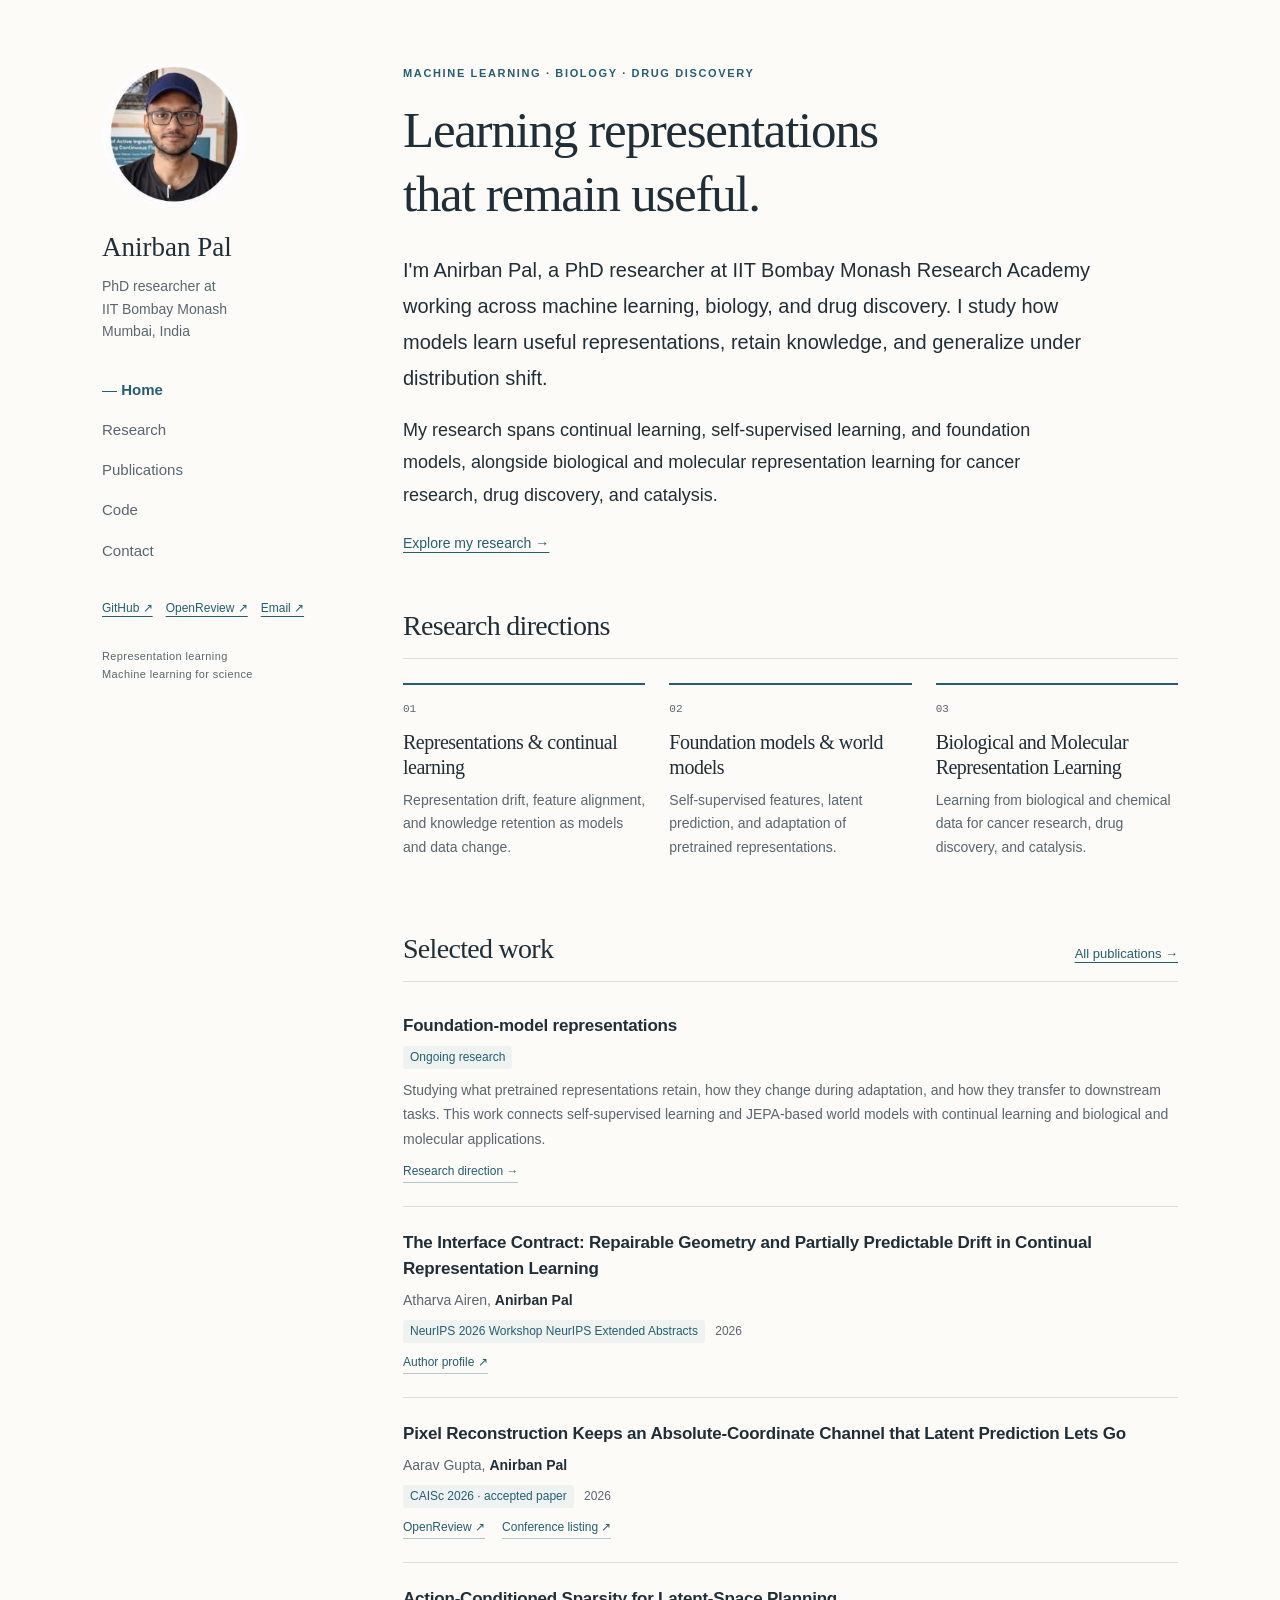
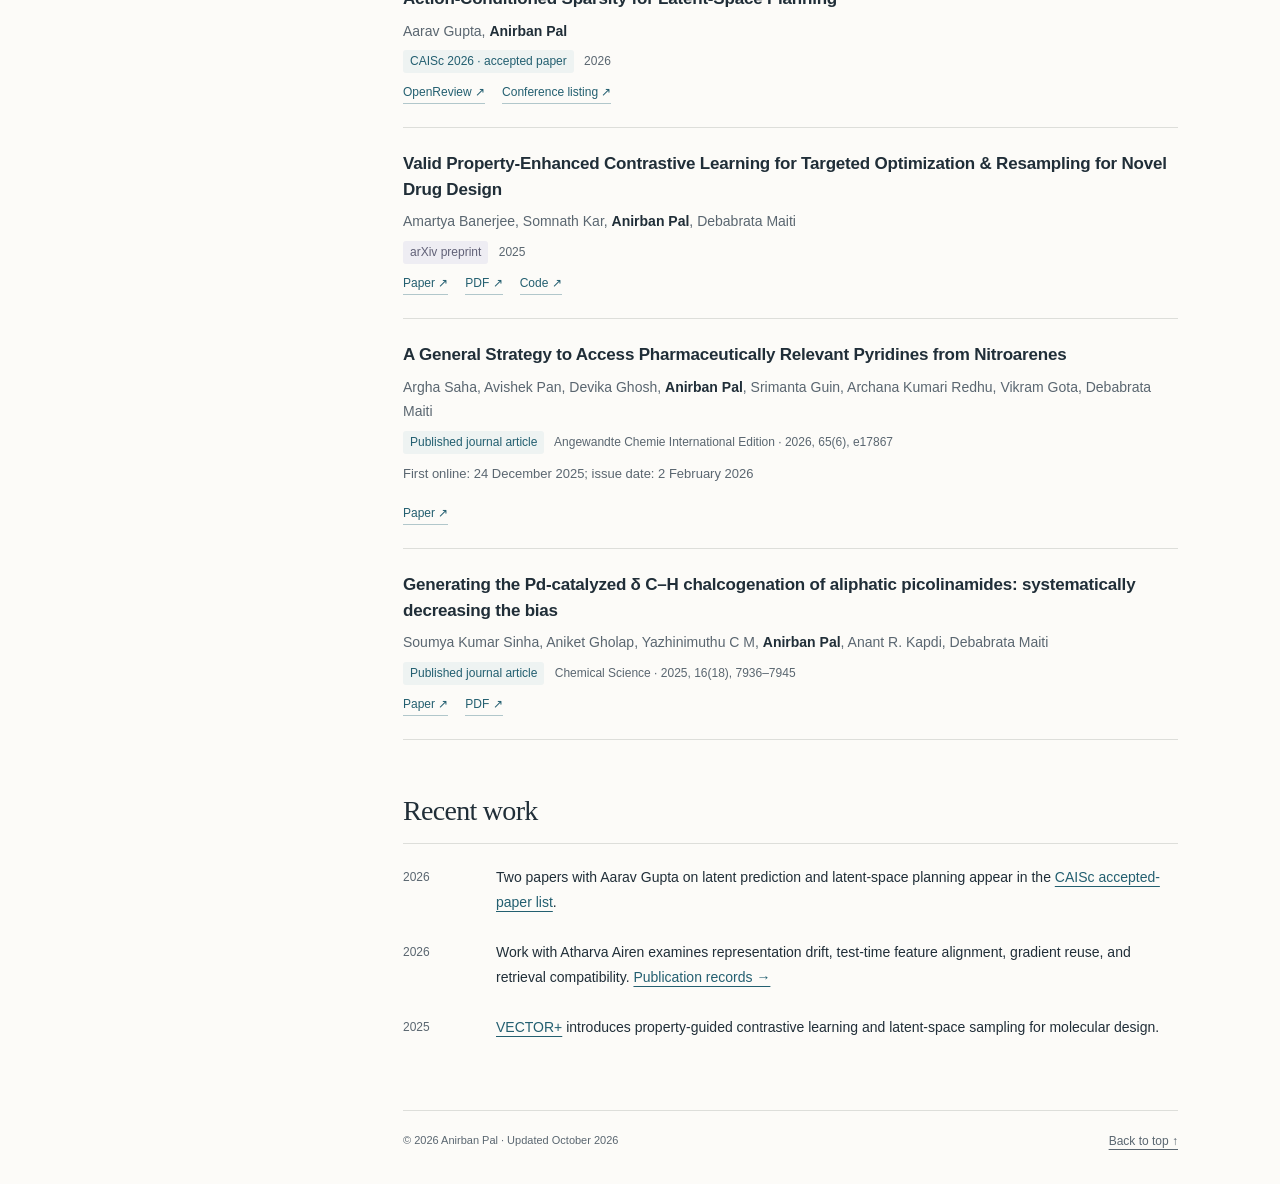
<file: index.html>
<!doctype html>
<html lang="en"><head><meta charset="utf-8"><meta name="viewport" content="width=device-width, initial-scale=1">
<title>Home · Anirban Pal</title><meta name="description" content="Anirban Pal, PhD researcher at IIT Bombay Monash. Machine learning, biology, and drug discovery; representation and continual learning, foundation models, and biological and molecular representation learning.">
<link rel="canonical" href="https://alphago1234.github.io/"><link rel="icon" href="assets/favicon.svg" type="image/svg+xml">
<meta property="og:type" content="website"><meta property="og:title" content="Home · Anirban Pal">
<meta property="og:description" content="Anirban Pal, PhD researcher at IIT Bombay Monash. Machine learning, biology, and drug discovery; representation and continual learning, foundation models, and biological and molecular representation learning."><meta property="og:url" content="https://alphago1234.github.io/">
<meta property="og:image" content="https://alphago1234.github.io/assets/portrait.png"><meta name="theme-color" content="#fcfbf8">
<link rel="stylesheet" href="assets/style.css"><script src="assets/site.js" defer></script>
<script type="application/ld+json">{"@context": "https://schema.org", "@type": "Person", "name": "Anirban Pal", "url": "https://alphago1234.github.io", "jobTitle": "PhD researcher", "image": "https://alphago1234.github.io/assets/portrait.png", "sameAs": ["https://github.com/alphago1234", "https://openreview.net/profile?id=~Anirban_Pal2", "https://www.linkedin.com/in/anirban-pal-26049a2a6/", "https://www.researchgate.net/profile/Anirban-Pal-18"], "knowsAbout": ["Representation learning", "Continual learning", "Self-supervised learning", "Foundation models", "Machine learning for biology", "Molecular design", "Catalysis"]}</script></head>
<body id="top"><a class="skip" href="#main">Skip to content</a><div class="layout">
<aside class="sidebar" aria-label="Profile and site navigation">
  <img class="portrait" src="assets/portrait.png" alt="Anirban Pal" width="144" height="144">
  <a class="identity" href="index.html">Anirban Pal</a>
  <p class="affiliation">PhD researcher at<br>IIT Bombay Monash<br>Mumbai, India</p>
  <nav class="nav" aria-label="Main navigation"><a href="index.html" aria-current="page">Home</a><a href="research.html">Research</a><a href="publications.html">Publications</a><a href="code.html">Code</a><a href="contact.html">Contact</a></nav>
  <div class="socials"><a href="https://github.com/alphago1234">GitHub ↗</a><a href="https://openreview.net/profile?id=~Anirban_Pal2">OpenReview ↗</a><a href="mailto:anirban.nayan@gmail.com">Email ↗</a></div>
  <p class="sidebar-note">Representation learning<br>Machine learning for science</p>
</aside>
<main id="main"><p class="eyebrow">MACHINE LEARNING · BIOLOGY · DRUG DISCOVERY</p>
<h1>Learning representations<br>that remain useful.</h1>
<div class="intro"><p>I&#x27;m Anirban Pal, a PhD researcher at IIT Bombay Monash Research Academy working across machine learning, biology, and drug discovery. I study how models learn useful representations, retain knowledge, and generalize under distribution shift.</p><p>My research spans continual learning, self-supervised learning, and foundation models, alongside biological and molecular representation learning for cancer research, drug discovery, and catalysis.</p></div>
<p class="home-cta"><a href="research.html">Explore my research →</a></p>
<section class="section" aria-labelledby="directions"><div class="section-head"><h2 id="directions">Research directions</h2></div>
<div class="themes">
<article class="theme"><span class="number">01</span><h3>Representations &amp; continual learning</h3><p>Representation drift, feature alignment, and knowledge retention as models and data change.</p></article>
<article class="theme"><span class="number">02</span><h3>Foundation models &amp; world models</h3><p>Self-supervised features, latent prediction, and adaptation of pretrained representations.</p></article>
<article class="theme"><span class="number">03</span><h3>Biological and Molecular Representation Learning</h3><p>Learning from biological and chemical data for cancer research, drug discovery, and catalysis.</p></article>
</div></section>
<section class="section" aria-labelledby="selected"><div class="section-head"><h2 id="selected">Selected work</h2><a href="publications.html">All publications →</a></div><article class="pub" id="foundation-model-work"><h3>Foundation-model representations</h3>
<div class="pub-meta"><span class="status">Ongoing research</span></div>
<p class="abstract-line">Studying what pretrained representations retain, how they change during adaptation, and how they transfer to downstream tasks. This work connects self-supervised learning and JEPA-based world models with continual learning and biological and molecular applications.</p>
<div class="pub-links"><a href="research.html#foundation-models">Research direction →</a></div></article><article class="pub" id="repairable-geometry" data-publication data-category="accepted">
      <h3>The Interface Contract: Repairable Geometry and Partially Predictable Drift in Continual Representation Learning</h3><p class="authors">Atharva Airen, <strong>Anirban Pal</strong></p>
      <div class="pub-meta"><span class="status accepted">NeurIPS 2026 Workshop NeurIPS Extended Abstracts</span> 2026</div>
      <div class="pub-links"><a href="https://openreview.net/profile?id=~Anirban_Pal2">Author profile ↗</a></div></article><article class="pub" id="pixel-reconstruction" data-publication data-category="accepted">
      <h3><a href="https://openreview.net/forum?id=PMjBo6Ii83">Pixel Reconstruction Keeps an Absolute-Coordinate Channel that Latent Prediction Lets Go</a></h3><p class="authors">Aarav Gupta, <strong>Anirban Pal</strong></p>
      <div class="pub-meta"><span class="status accepted">CAISc 2026 · accepted paper</span> 2026</div>
      <div class="pub-links"><a href="https://openreview.net/forum?id=PMjBo6Ii83">OpenReview ↗</a> <a href="https://caisc2026.github.io/accepted_papers.html">Conference listing ↗</a></div></article><article class="pub" id="latent-planning" data-publication data-category="accepted">
      <h3><a href="https://openreview.net/forum?id=ieS8kpFAuG">Action-Conditioned Sparsity for Latent-Space Planning</a></h3><p class="authors">Aarav Gupta, <strong>Anirban Pal</strong></p>
      <div class="pub-meta"><span class="status accepted">CAISc 2026 · accepted paper</span> 2026</div>
      <div class="pub-links"><a href="https://openreview.net/forum?id=ieS8kpFAuG">OpenReview ↗</a> <a href="https://caisc2026.github.io/accepted_papers.html">Conference listing ↗</a></div></article><article class="pub" id="vector-plus" data-publication data-category="preprint">
      <h3><a href="https://arxiv.org/abs/2509.00684">Valid Property-Enhanced Contrastive Learning for Targeted Optimization &amp; Resampling for Novel Drug Design</a></h3><p class="authors">Amartya Banerjee, Somnath Kar, <strong>Anirban Pal</strong>, Debabrata Maiti</p>
      <div class="pub-meta"><span class="status preprint">arXiv preprint</span> 2025</div>
      <div class="pub-links"><a href="https://arxiv.org/abs/2509.00684">Paper ↗</a> <a href="https://arxiv.org/pdf/2509.00684">PDF ↗</a> <a href="https://github.com/amartya21/vector-drug-design">Code ↗</a></div></article><article class="pub" id="pyridines-from-nitroarenes" data-publication data-category="journal">
      <h3><a href="https://doi.org/10.1002/anie.202517867">A General Strategy to Access Pharmaceutically Relevant Pyridines from Nitroarenes</a></h3><p class="authors">Argha Saha, Avishek Pan, Devika Ghosh, <strong>Anirban Pal</strong>, Srimanta Guin, Archana Kumari Redhu, Vikram Gota, Debabrata Maiti</p>
      <div class="pub-meta"><span class="status journal">Published journal article</span> Angewandte Chemie International Edition · 2026, 65(6), e17867</div>
      <p class="note">First online: 24 December 2025; issue date: 2 February 2026</p><div class="pub-links"><a href="https://doi.org/10.1002/anie.202517867">Paper ↗</a></div></article><article class="pub" id="picolinamide-chalcogenation" data-publication data-category="journal">
      <h3><a href="https://doi.org/10.1039/d4sc07897g">Generating the Pd-catalyzed δ C–H chalcogenation of aliphatic picolinamides: systematically decreasing the bias</a></h3><p class="authors">Soumya Kumar Sinha, Aniket Gholap, Yazhinimuthu C M, <strong>Anirban Pal</strong>, Anant R. Kapdi, Debabrata Maiti</p>
      <div class="pub-meta"><span class="status journal">Published journal article</span> Chemical Science · 2025, 16(18), 7936–7945</div>
      <div class="pub-links"><a href="https://doi.org/10.1039/d4sc07897g">Paper ↗</a> <a href="https://pubs.rsc.org/en/content/articlepdf/2025/sc/d4sc07897g">PDF ↗</a></div></article></section><section class="section" aria-labelledby="news"><div class="section-head"><h2 id="news">Recent work</h2></div>
<ul class="news"><li><time>2026</time><span>Two papers with Aarav Gupta on latent prediction and latent-space planning appear in the <a href="https://caisc2026.github.io/accepted_papers.html">CAISc accepted-paper list</a>.</span></li>
<li><time>2026</time><span>Work with Atharva Airen examines representation drift, test-time feature alignment, gradient reuse, and retrieval compatibility. <a href="publications.html">Publication records →</a></span></li>
<li><time>2025</time><span><a href="https://arxiv.org/abs/2509.00684">VECTOR+</a> introduces property-guided contrastive learning and latent-space sampling for molecular design.</span></li></ul></section><footer class="footer"><span>© 2026 Anirban Pal · Updated October 2026</span>
<a class="back-top" href="#top">Back to top ↑</a></footer></main></div></body></html>
</file>
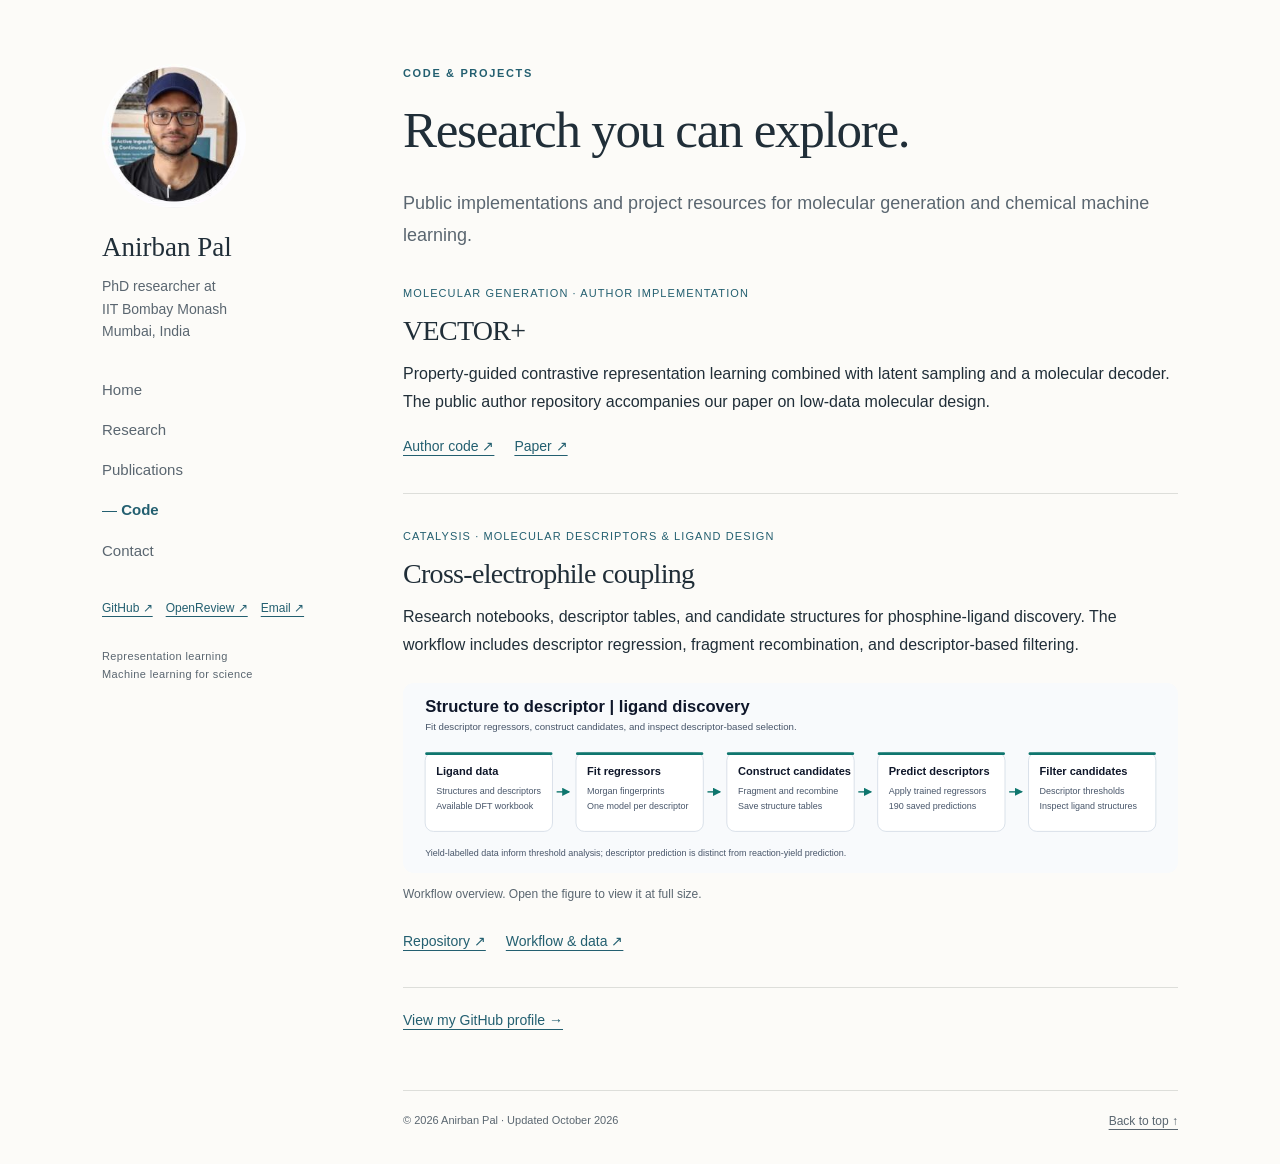
<file: code.html>
<!doctype html>
<html lang="en"><head><meta charset="utf-8"><meta name="viewport" content="width=device-width, initial-scale=1">
<title>Code · Anirban Pal</title><meta name="description" content="Public code and research resources for VECTOR+ molecular generation and descriptor-based phosphine-ligand discovery for cross-electrophile coupling.">
<link rel="canonical" href="https://alphago1234.github.io/code.html"><link rel="icon" href="assets/favicon.svg" type="image/svg+xml">
<meta property="og:type" content="website"><meta property="og:title" content="Code · Anirban Pal">
<meta property="og:description" content="Public code and research resources for VECTOR+ molecular generation and descriptor-based phosphine-ligand discovery for cross-electrophile coupling."><meta property="og:url" content="https://alphago1234.github.io/code.html">
<meta property="og:image" content="https://alphago1234.github.io/assets/portrait.png"><meta name="theme-color" content="#fcfbf8">
<link rel="stylesheet" href="assets/style.css"><script src="assets/site.js" defer></script>
<script type="application/ld+json">{"@context": "https://schema.org", "@type": "Person", "name": "Anirban Pal", "url": "https://alphago1234.github.io", "jobTitle": "PhD researcher", "image": "https://alphago1234.github.io/assets/portrait.png", "sameAs": ["https://github.com/alphago1234", "https://openreview.net/profile?id=~Anirban_Pal2", "https://www.linkedin.com/in/anirban-pal-26049a2a6/", "https://www.researchgate.net/profile/Anirban-Pal-18"], "knowsAbout": ["Representation learning", "Continual learning", "Self-supervised learning", "Foundation models", "Machine learning for biology", "Molecular design", "Catalysis"]}</script></head>
<body id="top"><a class="skip" href="#main">Skip to content</a><div class="layout">
<aside class="sidebar" aria-label="Profile and site navigation">
  <img class="portrait" src="assets/portrait.png" alt="Anirban Pal" width="144" height="144">
  <a class="identity" href="index.html">Anirban Pal</a>
  <p class="affiliation">PhD researcher at<br>IIT Bombay Monash<br>Mumbai, India</p>
  <nav class="nav" aria-label="Main navigation"><a href="index.html">Home</a><a href="research.html">Research</a><a href="publications.html">Publications</a><a href="code.html" aria-current="page">Code</a><a href="contact.html">Contact</a></nav>
  <div class="socials"><a href="https://github.com/alphago1234">GitHub ↗</a><a href="https://openreview.net/profile?id=~Anirban_Pal2">OpenReview ↗</a><a href="mailto:anirban.nayan@gmail.com">Email ↗</a></div>
  <p class="sidebar-note">Representation learning<br>Machine learning for science</p>
</aside>
<main id="main"><p class="eyebrow">Code &amp; projects</p><h1>Research you can explore.</h1>
<p class="page-lead">Public implementations and project resources for molecular generation and chemical machine learning.</p>
<article class="project"><p class="project-label">Molecular generation · Author implementation</p><h2>VECTOR+</h2>
<p>Property-guided contrastive representation learning combined with latent sampling and a molecular decoder. The public author repository accompanies our paper on low-data molecular design.</p>
<div class="project-links"><a href="https://github.com/amartya21/vector-drug-design">Author code ↗</a> <a href="https://arxiv.org/abs/2509.00684">Paper ↗</a></div></article>
<article class="project"><p class="project-label">Catalysis · Molecular descriptors &amp; ligand design</p><h2>Cross-electrophile coupling</h2>
<p>Research notebooks, descriptor tables, and candidate structures for phosphine-ligand discovery. The workflow includes descriptor regression, fragment recombination, and descriptor-based filtering.</p>
<figure class="workflow"><a href="assets/ligand_workflow.svg" aria-label="Open the cross-electrophile-coupling workflow at full size"><img src="assets/ligand_workflow.svg" alt="Ligand-design workflow from descriptor data and predictive models through fragment recombination and candidate filtering" loading="lazy"></a>
<figcaption>Workflow overview. Open the figure to view it at full size.</figcaption></figure>
<div class="project-links"><a href="https://github.com/alphago1234/Cross-Electrophile-Coupling">Repository ↗</a> <a href="https://github.com/alphago1234/Cross-Electrophile-Coupling/blob/main/docs/REPRODUCIBILITY.md">Workflow &amp; data ↗</a></div></article>
<p class="home-cta"><a href="https://github.com/alphago1234">View my GitHub profile →</a></p><footer class="footer"><span>© 2026 Anirban Pal · Updated October 2026</span>
<a class="back-top" href="#top">Back to top ↑</a></footer></main></div></body></html>
</file>
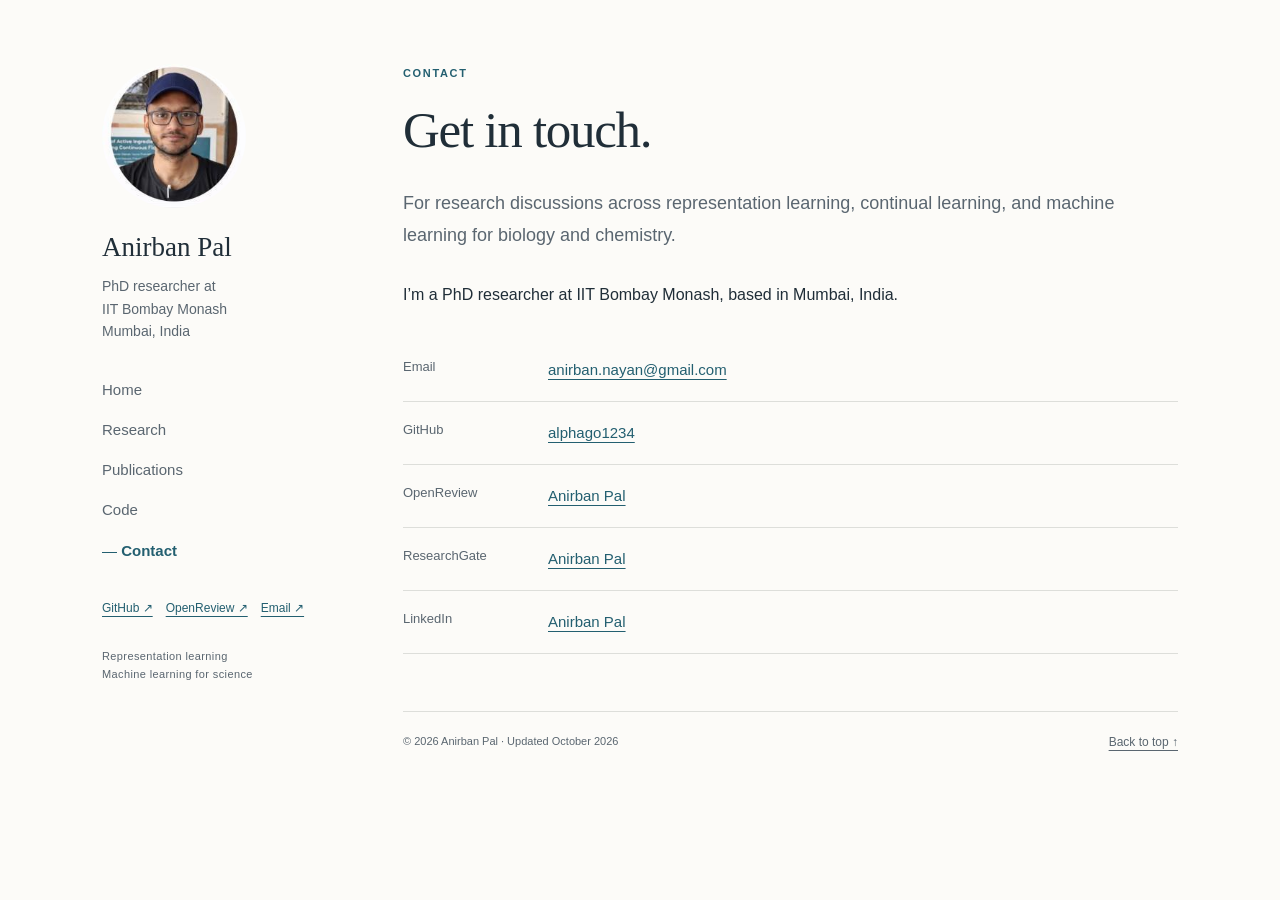
<file: contact.html>
<!doctype html>
<html lang="en"><head><meta charset="utf-8"><meta name="viewport" content="width=device-width, initial-scale=1">
<title>Contact · Anirban Pal</title><meta name="description" content="Contact Anirban Pal, PhD researcher at IIT Bombay Monash, for research discussions in machine learning, biology, drug discovery, and catalysis.">
<link rel="canonical" href="https://alphago1234.github.io/contact.html"><link rel="icon" href="assets/favicon.svg" type="image/svg+xml">
<meta property="og:type" content="website"><meta property="og:title" content="Contact · Anirban Pal">
<meta property="og:description" content="Contact Anirban Pal, PhD researcher at IIT Bombay Monash, for research discussions in machine learning, biology, drug discovery, and catalysis."><meta property="og:url" content="https://alphago1234.github.io/contact.html">
<meta property="og:image" content="https://alphago1234.github.io/assets/portrait.png"><meta name="theme-color" content="#fcfbf8">
<link rel="stylesheet" href="assets/style.css"><script src="assets/site.js" defer></script>
<script type="application/ld+json">{"@context": "https://schema.org", "@type": "Person", "name": "Anirban Pal", "url": "https://alphago1234.github.io", "jobTitle": "PhD researcher", "image": "https://alphago1234.github.io/assets/portrait.png", "sameAs": ["https://github.com/alphago1234", "https://openreview.net/profile?id=~Anirban_Pal2", "https://www.linkedin.com/in/anirban-pal-26049a2a6/", "https://www.researchgate.net/profile/Anirban-Pal-18"], "knowsAbout": ["Representation learning", "Continual learning", "Self-supervised learning", "Foundation models", "Machine learning for biology", "Molecular design", "Catalysis"]}</script></head>
<body id="top"><a class="skip" href="#main">Skip to content</a><div class="layout">
<aside class="sidebar" aria-label="Profile and site navigation">
  <img class="portrait" src="assets/portrait.png" alt="Anirban Pal" width="144" height="144">
  <a class="identity" href="index.html">Anirban Pal</a>
  <p class="affiliation">PhD researcher at<br>IIT Bombay Monash<br>Mumbai, India</p>
  <nav class="nav" aria-label="Main navigation"><a href="index.html">Home</a><a href="research.html">Research</a><a href="publications.html">Publications</a><a href="code.html">Code</a><a href="contact.html" aria-current="page">Contact</a></nav>
  <div class="socials"><a href="https://github.com/alphago1234">GitHub ↗</a><a href="https://openreview.net/profile?id=~Anirban_Pal2">OpenReview ↗</a><a href="mailto:anirban.nayan@gmail.com">Email ↗</a></div>
  <p class="sidebar-note">Representation learning<br>Machine learning for science</p>
</aside>
<main id="main"><p class="eyebrow">Contact</p><h1>Get in touch.</h1>
<p class="page-lead">For research discussions across representation learning, continual learning, and machine learning for biology and chemistry.</p>
<p>I’m a PhD researcher at IIT Bombay Monash, based in Mumbai, India.</p>
<dl class="contact-list"><div class="contact-row"><dt>Email</dt><dd><a href="mailto:anirban.nayan@gmail.com">anirban.nayan@gmail.com</a></dd></div><div class="contact-row"><dt>GitHub</dt><dd><a href="https://github.com/alphago1234">alphago1234</a></dd></div><div class="contact-row"><dt>OpenReview</dt><dd><a href="https://openreview.net/profile?id=~Anirban_Pal2">Anirban Pal</a></dd></div><div class="contact-row"><dt>ResearchGate</dt><dd><a href="https://www.researchgate.net/profile/Anirban-Pal-18">Anirban Pal</a></dd></div><div class="contact-row"><dt>LinkedIn</dt><dd><a href="https://www.linkedin.com/in/anirban-pal-26049a2a6/">Anirban Pal</a></dd></div></dl><footer class="footer"><span>© 2026 Anirban Pal · Updated October 2026</span>
<a class="back-top" href="#top">Back to top ↑</a></footer></main></div></body></html>
</file>
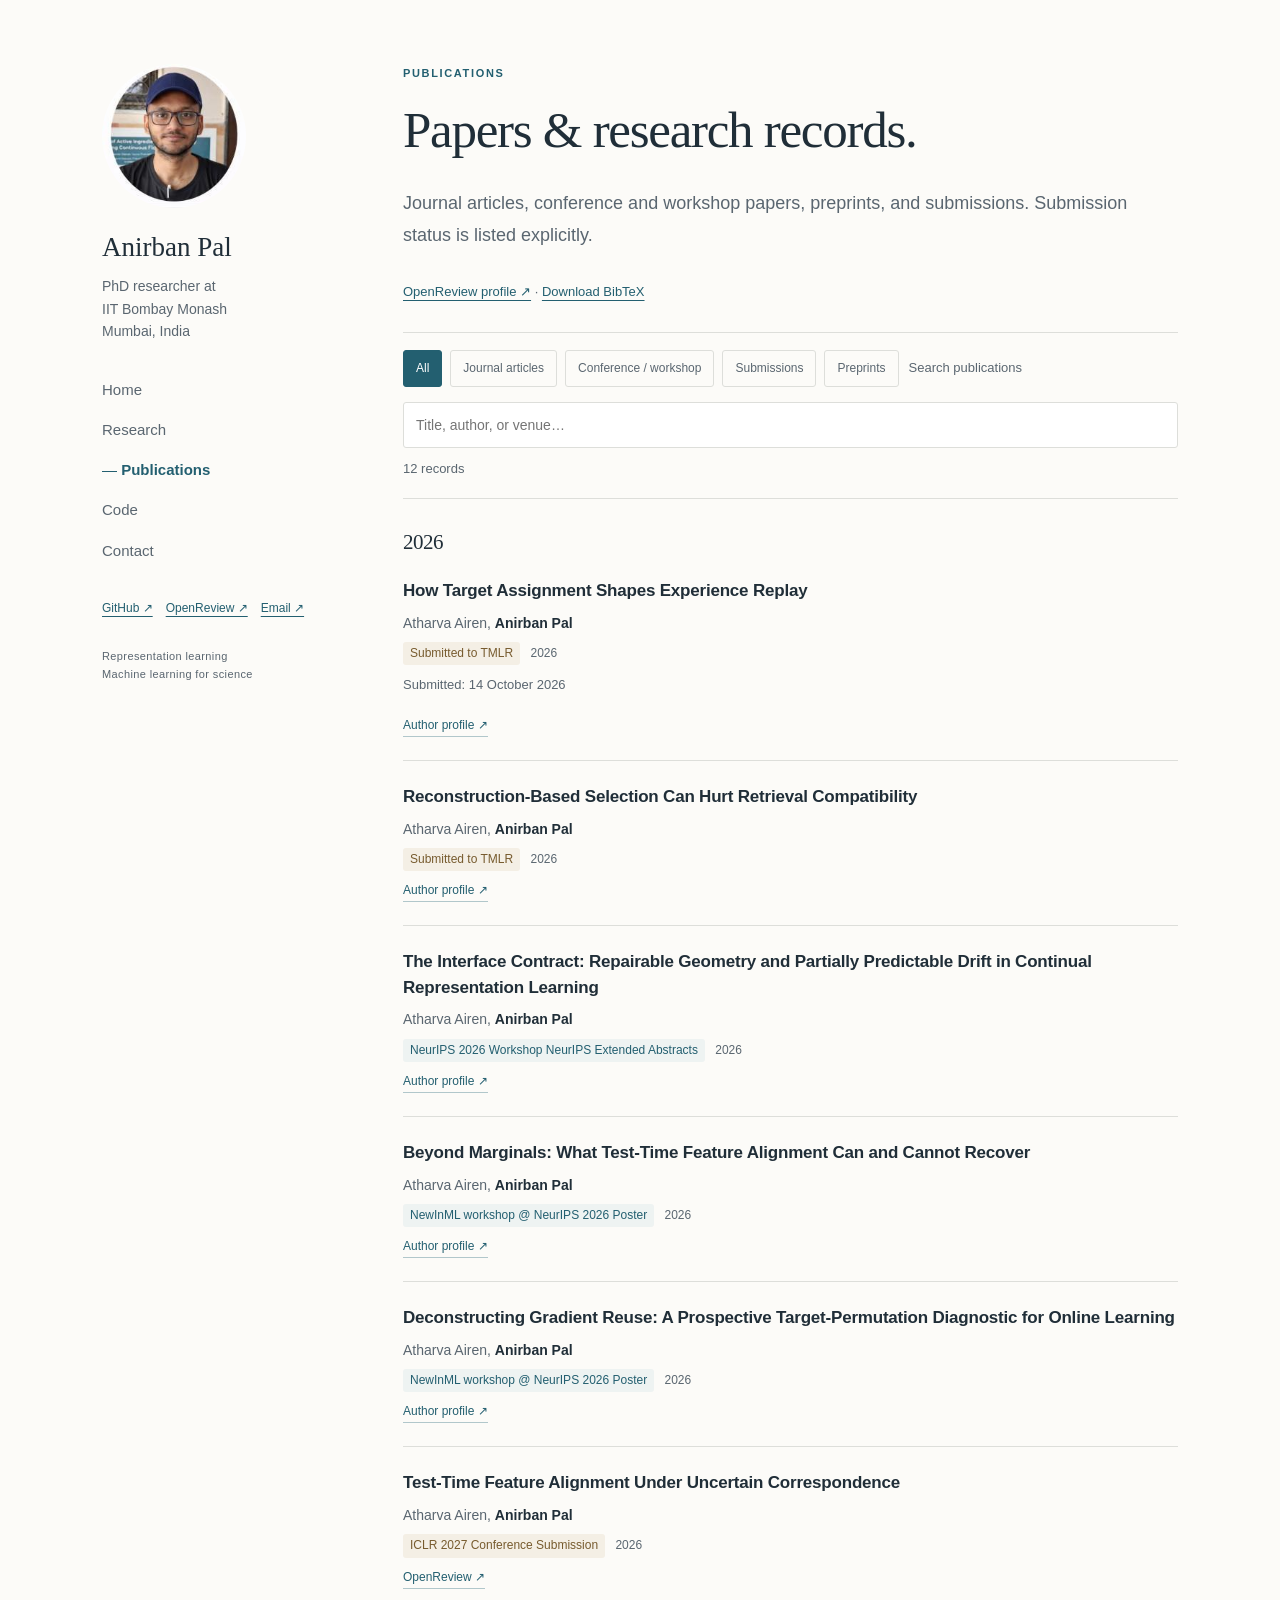
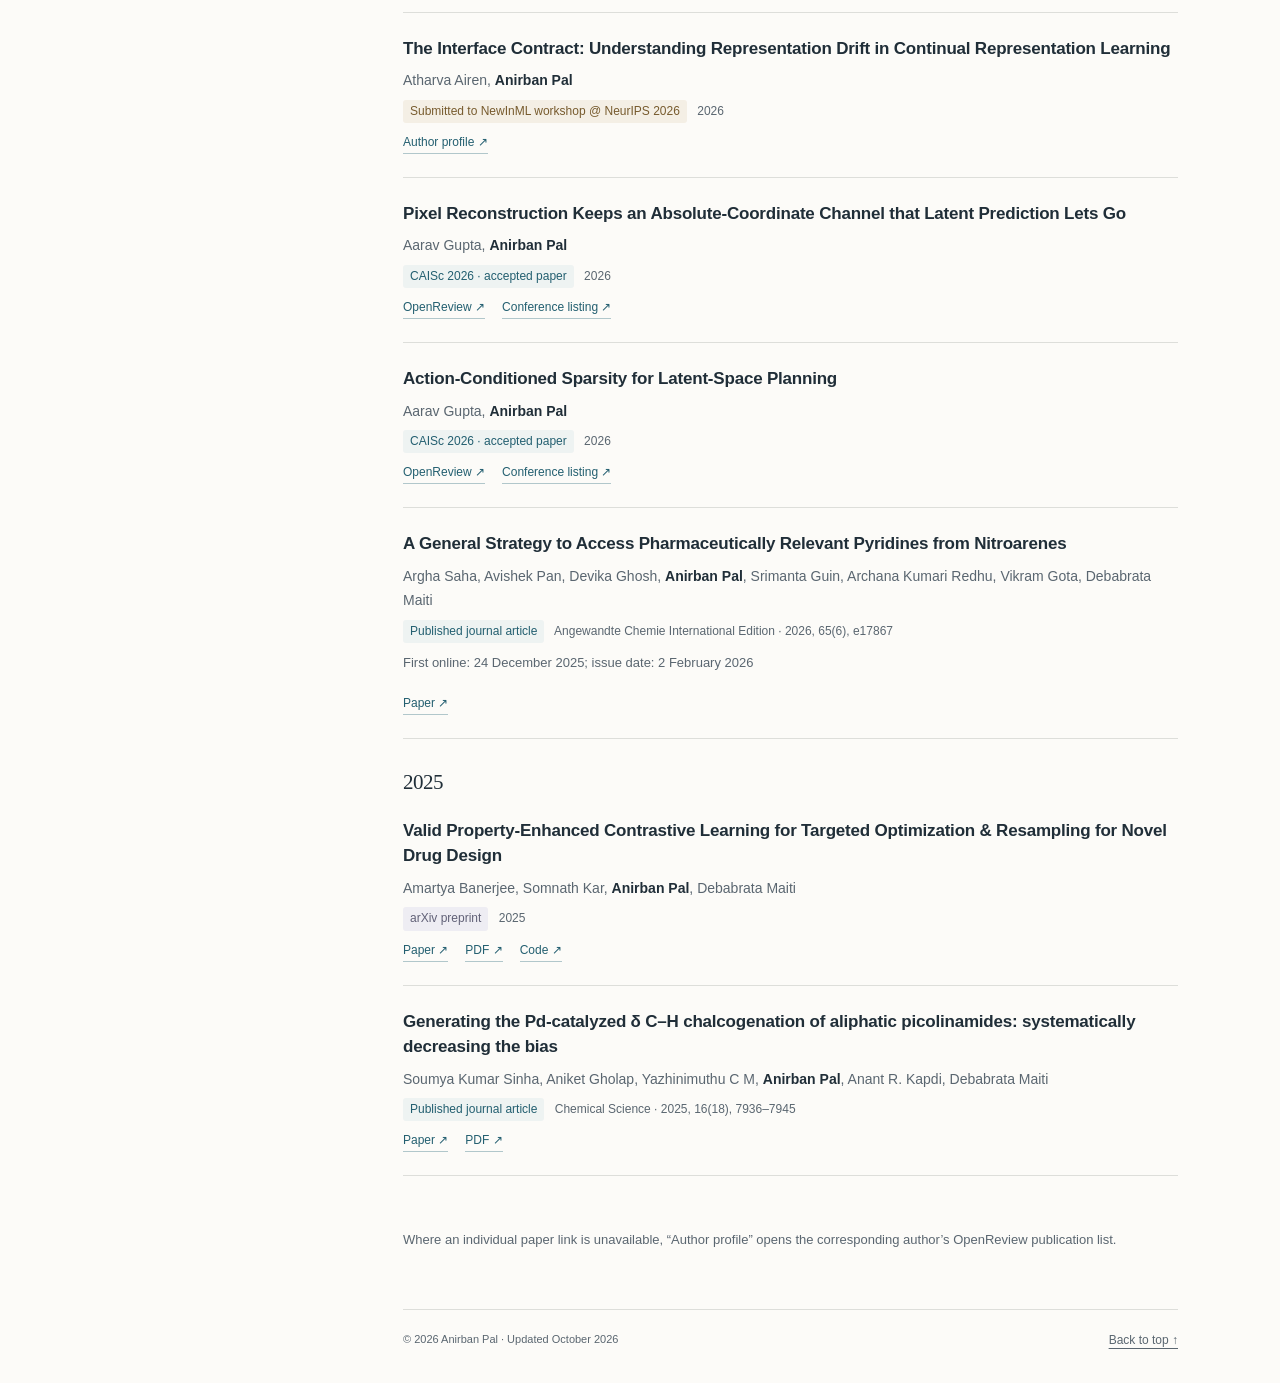
<file: publications.html>
<!doctype html>
<html lang="en"><head><meta charset="utf-8"><meta name="viewport" content="width=device-width, initial-scale=1">
<title>Publications · Anirban Pal</title><meta name="description" content="Journal articles, conference and workshop papers, preprints, and submissions by Anirban Pal, with authors, publication status, DOI links, and public code.">
<link rel="canonical" href="https://alphago1234.github.io/publications.html"><link rel="icon" href="assets/favicon.svg" type="image/svg+xml">
<meta property="og:type" content="website"><meta property="og:title" content="Publications · Anirban Pal">
<meta property="og:description" content="Journal articles, conference and workshop papers, preprints, and submissions by Anirban Pal, with authors, publication status, DOI links, and public code."><meta property="og:url" content="https://alphago1234.github.io/publications.html">
<meta property="og:image" content="https://alphago1234.github.io/assets/portrait.png"><meta name="theme-color" content="#fcfbf8">
<link rel="stylesheet" href="assets/style.css"><script src="assets/site.js" defer></script>
<script type="application/ld+json">{"@context": "https://schema.org", "@type": "Person", "name": "Anirban Pal", "url": "https://alphago1234.github.io", "jobTitle": "PhD researcher", "image": "https://alphago1234.github.io/assets/portrait.png", "sameAs": ["https://github.com/alphago1234", "https://openreview.net/profile?id=~Anirban_Pal2", "https://www.linkedin.com/in/anirban-pal-26049a2a6/", "https://www.researchgate.net/profile/Anirban-Pal-18"], "knowsAbout": ["Representation learning", "Continual learning", "Self-supervised learning", "Foundation models", "Machine learning for biology", "Molecular design", "Catalysis"]}</script></head>
<body id="top"><a class="skip" href="#main">Skip to content</a><div class="layout">
<aside class="sidebar" aria-label="Profile and site navigation">
  <img class="portrait" src="assets/portrait.png" alt="Anirban Pal" width="144" height="144">
  <a class="identity" href="index.html">Anirban Pal</a>
  <p class="affiliation">PhD researcher at<br>IIT Bombay Monash<br>Mumbai, India</p>
  <nav class="nav" aria-label="Main navigation"><a href="index.html">Home</a><a href="research.html">Research</a><a href="publications.html" aria-current="page">Publications</a><a href="code.html">Code</a><a href="contact.html">Contact</a></nav>
  <div class="socials"><a href="https://github.com/alphago1234">GitHub ↗</a><a href="https://openreview.net/profile?id=~Anirban_Pal2">OpenReview ↗</a><a href="mailto:anirban.nayan@gmail.com">Email ↗</a></div>
  <p class="sidebar-note">Representation learning<br>Machine learning for science</p>
</aside>
<main id="main"><p class="eyebrow">Publications</p><h1>Papers &amp; research records.</h1>
<p class="page-lead">Journal articles, conference and workshop papers, preprints, and submissions. Submission status is listed explicitly.</p>
<p class="note"><a href="https://openreview.net/profile?id=~Anirban_Pal2">OpenReview profile ↗</a> · <a href="publications.bib" download="publications.bib">Download BibTeX</a></p>
<div class="tools"><div class="filters" role="group" aria-label="Filter publication status">
<button type="button" data-filter="all" aria-pressed="true">All</button><button type="button" data-filter="journal" aria-pressed="false">Journal articles</button><button type="button" data-filter="accepted" aria-pressed="false">Conference / workshop</button>
<button type="button" data-filter="submission" aria-pressed="false">Submissions</button><button type="button" data-filter="preprint" aria-pressed="false">Preprints</button></div>
<label class="note" for="publication-search">Search publications</label><input class="search" id="publication-search" type="search" placeholder="Title, author, or venue…" autocomplete="off">
<span class="note" id="result-count" role="status" aria-live="polite"></span></div>
<p class="empty" id="empty-results" hidden>No publications match this search.</p><section data-year-group aria-labelledby="year-2026"><h2 class="year" id="year-2026">2026</h2><article class="pub" id="target-assignment-replay" data-publication data-category="submission">
      <h3>How Target Assignment Shapes Experience Replay</h3><p class="authors">Atharva Airen, <strong>Anirban Pal</strong></p>
      <div class="pub-meta"><span class="status submission">Submitted to TMLR</span> 2026</div>
      <p class="note">Submitted: 14 October 2026</p><div class="pub-links"><a href="https://openreview.net/profile?id=~Anirban_Pal2">Author profile ↗</a></div></article><article class="pub" id="retrieval-compatibility" data-publication data-category="submission">
      <h3>Reconstruction-Based Selection Can Hurt Retrieval Compatibility</h3><p class="authors">Atharva Airen, <strong>Anirban Pal</strong></p>
      <div class="pub-meta"><span class="status submission">Submitted to TMLR</span> 2026</div>
      <div class="pub-links"><a href="https://openreview.net/profile?id=~Anirban_Pal2">Author profile ↗</a></div></article><article class="pub" id="repairable-geometry" data-publication data-category="accepted">
      <h3>The Interface Contract: Repairable Geometry and Partially Predictable Drift in Continual Representation Learning</h3><p class="authors">Atharva Airen, <strong>Anirban Pal</strong></p>
      <div class="pub-meta"><span class="status accepted">NeurIPS 2026 Workshop NeurIPS Extended Abstracts</span> 2026</div>
      <div class="pub-links"><a href="https://openreview.net/profile?id=~Anirban_Pal2">Author profile ↗</a></div></article><article class="pub" id="beyond-marginals" data-publication data-category="accepted">
      <h3>Beyond Marginals: What Test-Time Feature Alignment Can and Cannot Recover</h3><p class="authors">Atharva Airen, <strong>Anirban Pal</strong></p>
      <div class="pub-meta"><span class="status accepted">NewInML workshop @ NeurIPS 2026 Poster</span> 2026</div>
      <div class="pub-links"><a href="https://openreview.net/profile?id=~Anirban_Pal2">Author profile ↗</a></div></article><article class="pub" id="gradient-reuse" data-publication data-category="accepted">
      <h3>Deconstructing Gradient Reuse: A Prospective Target-Permutation Diagnostic for Online Learning</h3><p class="authors">Atharva Airen, <strong>Anirban Pal</strong></p>
      <div class="pub-meta"><span class="status accepted">NewInML workshop @ NeurIPS 2026 Poster</span> 2026</div>
      <div class="pub-links"><a href="https://openreview.net/profile?id=~Anirban_Pal2">Author profile ↗</a></div></article><article class="pub" id="uncertain-correspondence" data-publication data-category="submission">
      <h3><a href="https://openreview.net/forum?id=mLXTamMOQ9">Test-Time Feature Alignment Under Uncertain Correspondence</a></h3><p class="authors">Atharva Airen, <strong>Anirban Pal</strong></p>
      <div class="pub-meta"><span class="status submission">ICLR 2027 Conference Submission</span> 2026</div>
      <div class="pub-links"><a href="https://openreview.net/forum?id=mLXTamMOQ9">OpenReview ↗</a></div></article><article class="pub" id="interface-contract" data-publication data-category="submission">
      <h3>The Interface Contract: Understanding Representation Drift in Continual Representation Learning</h3><p class="authors">Atharva Airen, <strong>Anirban Pal</strong></p>
      <div class="pub-meta"><span class="status submission">Submitted to NewInML workshop @ NeurIPS 2026</span> 2026</div>
      <div class="pub-links"><a href="https://openreview.net/profile?id=~Anirban_Pal2">Author profile ↗</a></div></article><article class="pub" id="pixel-reconstruction" data-publication data-category="accepted">
      <h3><a href="https://openreview.net/forum?id=PMjBo6Ii83">Pixel Reconstruction Keeps an Absolute-Coordinate Channel that Latent Prediction Lets Go</a></h3><p class="authors">Aarav Gupta, <strong>Anirban Pal</strong></p>
      <div class="pub-meta"><span class="status accepted">CAISc 2026 · accepted paper</span> 2026</div>
      <div class="pub-links"><a href="https://openreview.net/forum?id=PMjBo6Ii83">OpenReview ↗</a> <a href="https://caisc2026.github.io/accepted_papers.html">Conference listing ↗</a></div></article><article class="pub" id="latent-planning" data-publication data-category="accepted">
      <h3><a href="https://openreview.net/forum?id=ieS8kpFAuG">Action-Conditioned Sparsity for Latent-Space Planning</a></h3><p class="authors">Aarav Gupta, <strong>Anirban Pal</strong></p>
      <div class="pub-meta"><span class="status accepted">CAISc 2026 · accepted paper</span> 2026</div>
      <div class="pub-links"><a href="https://openreview.net/forum?id=ieS8kpFAuG">OpenReview ↗</a> <a href="https://caisc2026.github.io/accepted_papers.html">Conference listing ↗</a></div></article><article class="pub" id="pyridines-from-nitroarenes" data-publication data-category="journal">
      <h3><a href="https://doi.org/10.1002/anie.202517867">A General Strategy to Access Pharmaceutically Relevant Pyridines from Nitroarenes</a></h3><p class="authors">Argha Saha, Avishek Pan, Devika Ghosh, <strong>Anirban Pal</strong>, Srimanta Guin, Archana Kumari Redhu, Vikram Gota, Debabrata Maiti</p>
      <div class="pub-meta"><span class="status journal">Published journal article</span> Angewandte Chemie International Edition · 2026, 65(6), e17867</div>
      <p class="note">First online: 24 December 2025; issue date: 2 February 2026</p><div class="pub-links"><a href="https://doi.org/10.1002/anie.202517867">Paper ↗</a></div></article></section><section data-year-group aria-labelledby="year-2025"><h2 class="year" id="year-2025">2025</h2><article class="pub" id="vector-plus" data-publication data-category="preprint">
      <h3><a href="https://arxiv.org/abs/2509.00684">Valid Property-Enhanced Contrastive Learning for Targeted Optimization &amp; Resampling for Novel Drug Design</a></h3><p class="authors">Amartya Banerjee, Somnath Kar, <strong>Anirban Pal</strong>, Debabrata Maiti</p>
      <div class="pub-meta"><span class="status preprint">arXiv preprint</span> 2025</div>
      <div class="pub-links"><a href="https://arxiv.org/abs/2509.00684">Paper ↗</a> <a href="https://arxiv.org/pdf/2509.00684">PDF ↗</a> <a href="https://github.com/amartya21/vector-drug-design">Code ↗</a></div></article><article class="pub" id="picolinamide-chalcogenation" data-publication data-category="journal">
      <h3><a href="https://doi.org/10.1039/d4sc07897g">Generating the Pd-catalyzed δ C–H chalcogenation of aliphatic picolinamides: systematically decreasing the bias</a></h3><p class="authors">Soumya Kumar Sinha, Aniket Gholap, Yazhinimuthu C M, <strong>Anirban Pal</strong>, Anant R. Kapdi, Debabrata Maiti</p>
      <div class="pub-meta"><span class="status journal">Published journal article</span> Chemical Science · 2025, 16(18), 7936–7945</div>
      <div class="pub-links"><a href="https://doi.org/10.1039/d4sc07897g">Paper ↗</a> <a href="https://pubs.rsc.org/en/content/articlepdf/2025/sc/d4sc07897g">PDF ↗</a></div></article></section><p class="note section">Where an individual paper link is unavailable, “Author profile” opens the corresponding author’s OpenReview publication list.</p><footer class="footer"><span>© 2026 Anirban Pal · Updated October 2026</span>
<a class="back-top" href="#top">Back to top ↑</a></footer></main></div></body></html>
</file>
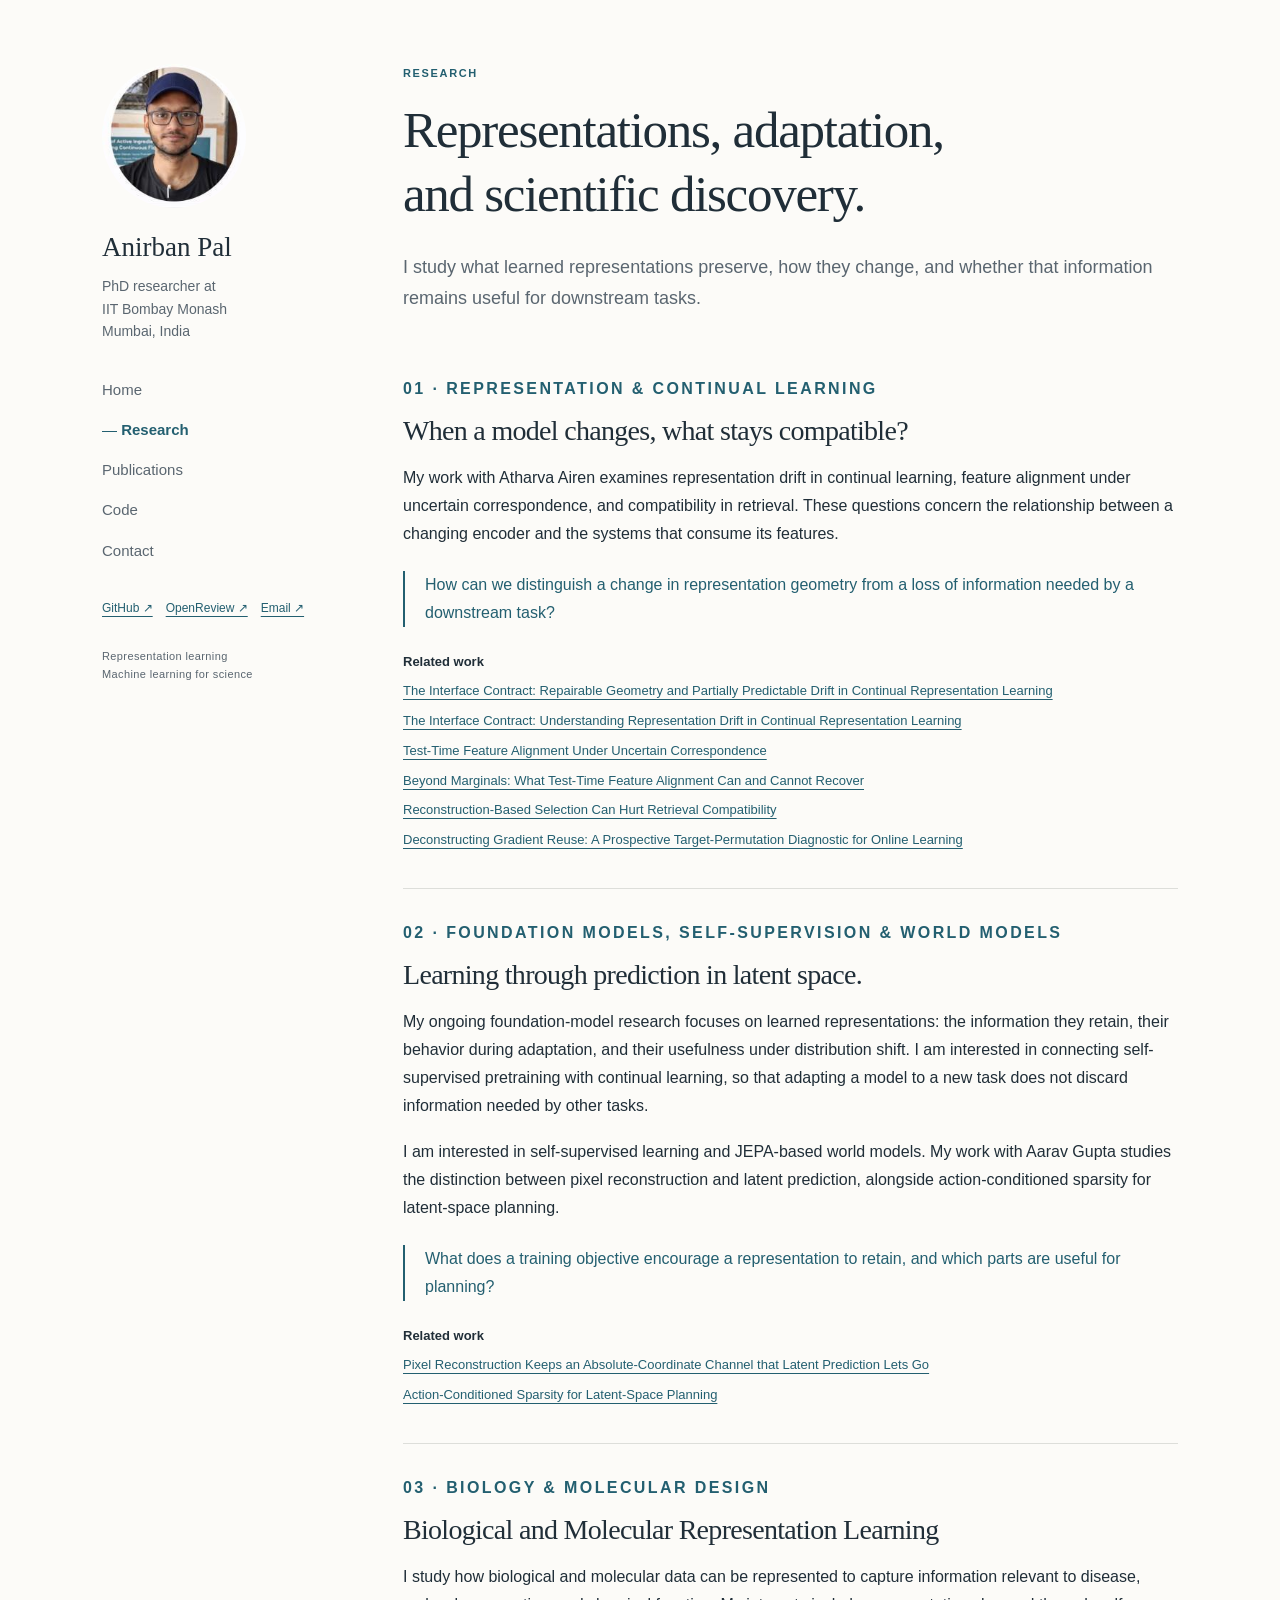
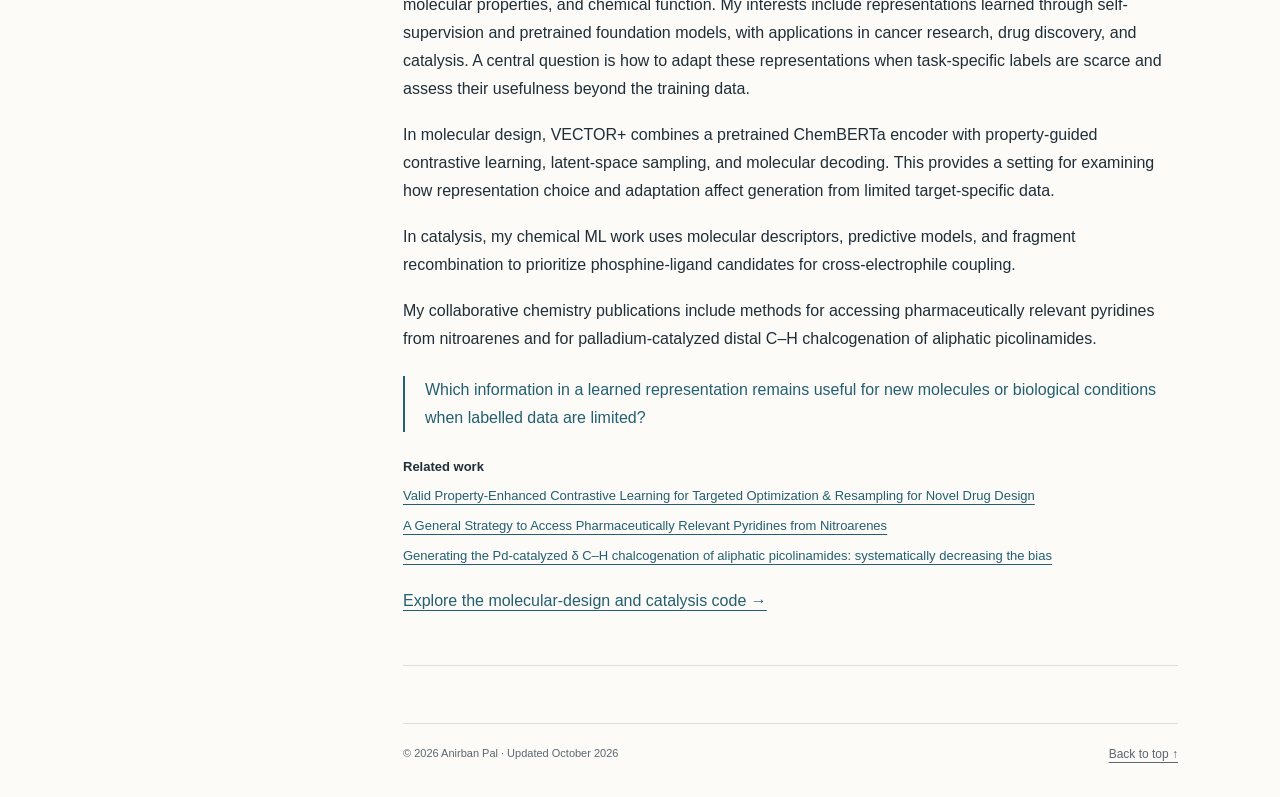
<file: research.html>
<!doctype html>
<html lang="en"><head><meta charset="utf-8"><meta name="viewport" content="width=device-width, initial-scale=1">
<title>Research · Anirban Pal</title><meta name="description" content="Research by Anirban Pal on foundation-model representations, continual learning, latent prediction, JEPA-based world models, and biological and molecular representation learning.">
<link rel="canonical" href="https://alphago1234.github.io/research.html"><link rel="icon" href="assets/favicon.svg" type="image/svg+xml">
<meta property="og:type" content="website"><meta property="og:title" content="Research · Anirban Pal">
<meta property="og:description" content="Research by Anirban Pal on foundation-model representations, continual learning, latent prediction, JEPA-based world models, and biological and molecular representation learning."><meta property="og:url" content="https://alphago1234.github.io/research.html">
<meta property="og:image" content="https://alphago1234.github.io/assets/portrait.png"><meta name="theme-color" content="#fcfbf8">
<link rel="stylesheet" href="assets/style.css"><script src="assets/site.js" defer></script>
<script type="application/ld+json">{"@context": "https://schema.org", "@type": "Person", "name": "Anirban Pal", "url": "https://alphago1234.github.io", "jobTitle": "PhD researcher", "image": "https://alphago1234.github.io/assets/portrait.png", "sameAs": ["https://github.com/alphago1234", "https://openreview.net/profile?id=~Anirban_Pal2", "https://www.linkedin.com/in/anirban-pal-26049a2a6/", "https://www.researchgate.net/profile/Anirban-Pal-18"], "knowsAbout": ["Representation learning", "Continual learning", "Self-supervised learning", "Foundation models", "Machine learning for biology", "Molecular design", "Catalysis"]}</script></head>
<body id="top"><a class="skip" href="#main">Skip to content</a><div class="layout">
<aside class="sidebar" aria-label="Profile and site navigation">
  <img class="portrait" src="assets/portrait.png" alt="Anirban Pal" width="144" height="144">
  <a class="identity" href="index.html">Anirban Pal</a>
  <p class="affiliation">PhD researcher at<br>IIT Bombay Monash<br>Mumbai, India</p>
  <nav class="nav" aria-label="Main navigation"><a href="index.html">Home</a><a href="research.html" aria-current="page">Research</a><a href="publications.html">Publications</a><a href="code.html">Code</a><a href="contact.html">Contact</a></nav>
  <div class="socials"><a href="https://github.com/alphago1234">GitHub ↗</a><a href="https://openreview.net/profile?id=~Anirban_Pal2">OpenReview ↗</a><a href="mailto:anirban.nayan@gmail.com">Email ↗</a></div>
  <p class="sidebar-note">Representation learning<br>Machine learning for science</p>
</aside>
<main id="main"><p class="eyebrow">Research</p><h1>Representations, adaptation,<br>and scientific discovery.</h1>
<p class="page-lead">I study what learned representations preserve, how they change, and whether that information remains useful for downstream tasks.</p>
<section class="research-block" aria-labelledby="continual"><p class="eyebrow">01 · Representation &amp; continual learning</p>
<h2 id="continual">When a model changes, what stays compatible?</h2>
<p>My work with Atharva Airen examines representation drift in continual learning, feature alignment under uncertain correspondence, and compatibility in retrieval. These questions concern the relationship between a changing encoder and the systems that consume its features.</p>
<p class="question">How can we distinguish a change in representation geometry from a loss of information needed by a downstream task?</p><div class="related"><strong>Related work</strong><a href="publications.html#repairable-geometry">The Interface Contract: Repairable Geometry and Partially Predictable Drift in Continual Representation Learning</a><a href="publications.html#interface-contract">The Interface Contract: Understanding Representation Drift in Continual Representation Learning</a><a href="publications.html#uncertain-correspondence">Test-Time Feature Alignment Under Uncertain Correspondence</a><a href="publications.html#beyond-marginals">Beyond Marginals: What Test-Time Feature Alignment Can and Cannot Recover</a><a href="publications.html#retrieval-compatibility">Reconstruction-Based Selection Can Hurt Retrieval Compatibility</a><a href="publications.html#gradient-reuse">Deconstructing Gradient Reuse: A Prospective Target-Permutation Diagnostic for Online Learning</a></div></section>
<section class="research-block" aria-labelledby="world-models"><p class="eyebrow">02 · Foundation models, self-supervision &amp; world models</p>
<h2 id="world-models">Learning through prediction in latent space.</h2>
<p id="foundation-models">My ongoing foundation-model research focuses on learned representations: the information they retain, their behavior during adaptation, and their usefulness under distribution shift. I am interested in connecting self-supervised pretraining with continual learning, so that adapting a model to a new task does not discard information needed by other tasks.</p>
<p>I am interested in self-supervised learning and JEPA-based world models. My work with Aarav Gupta studies the distinction between pixel reconstruction and latent prediction, alongside action-conditioned sparsity for latent-space planning.</p>
<p class="question">What does a training objective encourage a representation to retain, and which parts are useful for planning?</p><div class="related"><strong>Related work</strong><a href="publications.html#pixel-reconstruction">Pixel Reconstruction Keeps an Absolute-Coordinate Channel that Latent Prediction Lets Go</a><a href="publications.html#latent-planning">Action-Conditioned Sparsity for Latent-Space Planning</a></div></section>
<section class="research-block" aria-labelledby="scientific-ml"><p class="eyebrow">03 · Biology &amp; molecular design</p>
<h2 id="scientific-ml">Biological and Molecular Representation Learning</h2>
<p>I study how biological and molecular data can be represented to capture information relevant to disease, molecular properties, and chemical function. My interests include representations learned through self-supervision and pretrained foundation models, with applications in cancer research, drug discovery, and catalysis. A central question is how to adapt these representations when task-specific labels are scarce and assess their usefulness beyond the training data.</p>
<p>In molecular design, VECTOR+ combines a pretrained ChemBERTa encoder with property-guided contrastive learning, latent-space sampling, and molecular decoding. This provides a setting for examining how representation choice and adaptation affect generation from limited target-specific data.</p>
<p>In catalysis, my chemical ML work uses molecular descriptors, predictive models, and fragment recombination to prioritize phosphine-ligand candidates for cross-electrophile coupling.</p>
<p>My collaborative chemistry publications include methods for accessing pharmaceutically relevant pyridines from nitroarenes and for palladium-catalyzed distal C–H chalcogenation of aliphatic picolinamides.</p>
<p class="question">Which information in a learned representation remains useful for new molecules or biological conditions when labelled data are limited?</p><div class="related"><strong>Related work</strong><a href="publications.html#vector-plus">Valid Property-Enhanced Contrastive Learning for Targeted Optimization &amp; Resampling for Novel Drug Design</a><a href="publications.html#pyridines-from-nitroarenes">A General Strategy to Access Pharmaceutically Relevant Pyridines from Nitroarenes</a><a href="publications.html#picolinamide-chalcogenation">Generating the Pd-catalyzed δ C–H chalcogenation of aliphatic picolinamides: systematically decreasing the bias</a></div><p class="related"><a href="code.html">Explore the molecular-design and catalysis code →</a></p></section><footer class="footer"><span>© 2026 Anirban Pal · Updated October 2026</span>
<a class="back-top" href="#top">Back to top ↑</a></footer></main></div></body></html>
</file>
<file: assets/style.css>
:root{--paper:#fcfbf8;--ink:#202e38;--muted:#5a6670;--line:#dddeda;--accent:#235f70;--soft:#eef3f2;--serif:Georgia,'Times New Roman',serif;--sans:Inter,-apple-system,BlinkMacSystemFont,'Segoe UI',sans-serif}
*{box-sizing:border-box}html{scroll-behavior:smooth}body{margin:0;background:var(--paper);color:var(--ink);font-family:var(--sans);font-size:16px;line-height:1.75;-webkit-font-smoothing:antialiased}a{color:var(--accent);text-decoration-thickness:1px;text-underline-offset:4px}a:hover{color:#123d49}a:focus-visible,button:focus-visible,input:focus-visible{outline:3px solid var(--accent);outline-offset:5px}::selection{background:#d6e9e7}.skip{position:absolute;left:16px;top:-100px;padding:10px;background:white;z-index:10}.skip:focus{top:16px}.layout{max-width:1160px;margin:auto;display:grid;grid-template-columns:225px minmax(0,1fr);gap:76px;padding:64px 42px 32px}.sidebar{align-self:start;position:sticky;top:46px}.portrait{width:144px;height:144px;display:block;border-radius:50%;object-fit:cover;margin-bottom:23px;background:var(--soft)}.identity{font-family:var(--serif);font-size:27px;line-height:1.2;font-weight:normal;display:block;color:var(--ink);text-decoration:none}.affiliation{font-size:14px;color:var(--muted);line-height:1.6;margin:12px 0 29px}.nav{display:grid;gap:4px;margin-bottom:29px}.nav a{color:var(--muted);text-decoration:none;padding:5px 0;font-size:15px}.nav a[aria-current=page]{color:var(--accent);font-weight:650}.nav a[aria-current=page]::before{content:'— ';font-weight:400}.socials{display:flex;gap:13px;flex-wrap:wrap;font-size:12px}.sidebar-note{margin-top:28px;font-size:11px;color:var(--muted);letter-spacing:.035em;line-height:1.65}.eyebrow{font-size:11px;font-weight:650;text-transform:uppercase;letter-spacing:.15em;color:var(--accent);margin:0 0 16px}h1,h2,h3{font-family:var(--serif);font-weight:normal;line-height:1.25;letter-spacing:-.025em}h1{font-size:clamp(35px,4vw,51px);margin:0 0 25px}h2{font-size:28px;margin:0}h3{font-size:22px;margin:0 0 9px}p{margin:0 0 18px}.intro{font-size:18px;line-height:1.8;max-width:690px}.intro p:first-child{font-size:20px}.intro strong{font-weight:600}.section{margin-top:53px}.section-head{display:flex;align-items:baseline;justify-content:space-between;gap:20px;border-bottom:1px solid var(--line);padding-bottom:15px;margin-bottom:8px}.section-head>a{font-size:13px;white-space:nowrap}.themes{display:grid;grid-template-columns:1fr 1fr 1fr;gap:24px;margin-top:24px}.theme{border-top:2px solid var(--accent);padding-top:15px}.theme .number{font-size:11px;font-family:monospace;color:var(--muted);display:block;margin-bottom:10px}.theme h3{font-size:20px}.theme p{font-size:14px;color:var(--muted);line-height:1.7}.pub{padding:23px 0;border-bottom:1px solid var(--line)}.pub h3{font-family:var(--sans);font-size:17px;font-weight:600;letter-spacing:-.012em;line-height:1.5;margin:0 0 7px}.pub h3 a{color:var(--ink);text-decoration:none}.pub h3 a:hover{text-decoration:underline}.pub .authors{font-size:14px;color:var(--muted);margin:0 0 7px}.authors strong{font-weight:550;color:var(--ink)}.pub-meta{font-size:12px;color:var(--muted);margin-bottom:9px;line-height:1.6}.status{display:inline-block;color:var(--accent);font-weight:500;background:var(--soft);padding:2px 7px;border-radius:3px;margin-right:7px}.status.submission{color:#775b2e;background:#f4efe5}.status.preprint{color:#616177;background:#eeedf3}.pub-links{display:flex;gap:17px;flex-wrap:wrap;font-size:12px}.pub-links a{text-decoration:none;border-bottom:1px solid #b1c7cb}.news{list-style:none;padding:0;margin:5px 0}.news li{display:grid;grid-template-columns:74px 1fr;gap:19px;padding:13px 0;font-size:14px}.news time{color:var(--muted);font-size:12px;line-height:2}.note{font-size:13px;color:var(--muted)}.page-lead{font-size:18px;color:var(--muted);margin-bottom:30px}.research-block{padding:30px 0;border-bottom:1px solid var(--line)}.research-block .eyebrow{margin-bottom:10px}.research-block h2{margin-bottom:16px}.research-block p{font-size:16px}.related{font-size:13px;line-height:1.9;margin-top:18px}.related a{display:block;margin:5px 0}.question{padding-left:20px;border-left:2px solid var(--accent);font-size:17px;margin:23px 0;color:var(--accent)}.workflow{margin:24px 0}.workflow img{width:100%;display:block}.workflow figcaption{font-size:12px;color:var(--muted);padding-top:11px}.tools{display:none;gap:10px;flex-wrap:wrap;align-items:center;border-top:1px solid var(--line);border-bottom:1px solid var(--line);padding:17px 0;margin:28px 0 12px}.tools.ready{display:flex}.filters{display:flex;gap:8px;flex-wrap:wrap}.filters button{background:transparent;border:1px solid var(--line);padding:7px 12px;font:inherit;font-size:12px;cursor:pointer;border-radius:3px;color:var(--muted)}.filters button[aria-pressed=true]{background:var(--accent);color:white;border-color:var(--accent)}.search{width:100%;margin-top:5px;padding:10px 12px;font:inherit;font-size:14px;color:var(--ink);background:white;border:1px solid var(--line);border-radius:3px}.year{font-size:21px;margin:30px 0 0}.empty{padding:25px 0;color:var(--muted)}[hidden]{display:none!important}.project{margin-top:33px;padding:0 0 34px;border-bottom:1px solid var(--line)}.project h2{margin-bottom:12px}.project-links{display:flex;gap:20px;flex-wrap:wrap;font-size:14px}.project-label{font-size:11px;letter-spacing:.1em;text-transform:uppercase;color:var(--accent);margin-bottom:10px}.contact-list{margin-top:30px}.contact-row{display:grid;grid-template-columns:125px 1fr;gap:20px;padding:17px 0;border-bottom:1px solid var(--line)}.contact-row dt{font-size:13px;color:var(--muted)}.contact-row dd{margin:0;overflow-wrap:anywhere}.contact-row a{font-size:15px}.footer{margin-top:57px;border-top:1px solid var(--line);padding-top:20px;display:flex;justify-content:space-between;gap:15px;font-size:11px;color:var(--muted)}.footer a{color:var(--muted)}.home-cta{font-size:14px;margin-top:20px}.abstract-line{color:var(--muted);font-size:14px;margin-bottom:10px}.back-top{font-size:12px;white-space:nowrap}
@media(min-width:1450px){.layout{padding-top:80px}}@media(max-width:900px){.layout{gap:42px;grid-template-columns:185px minmax(0,1fr);padding:42px 28px}.themes{grid-template-columns:1fr;gap:12px}.theme{display:grid;grid-template-columns:24px 1fr;gap:10px}.theme .number{grid-row:1/3;margin-top:5px}.theme h3{margin-bottom:0}.theme p{grid-column:2;margin-bottom:8px}.portrait{width:124px;height:124px}}@media(max-width:650px){.layout{display:block;padding:27px 23px}.sidebar{position:static;display:grid;grid-template-columns:72px 1fr;column-gap:18px;border-bottom:1px solid var(--line);padding-bottom:21px;margin-bottom:30px}.portrait{width:72px;height:72px;margin:0;grid-row:1/3}.identity{font-size:24px;align-self:end}.affiliation{font-size:12px;margin:5px 0 0}.nav{grid-column:1/-1;display:flex;flex-wrap:wrap;gap:18px;margin:19px 0 0}.nav a{font-size:13px;padding:0}.nav a[aria-current=page]::before{content:''}.socials,.sidebar-note{display:none}.intro{font-size:16px}.intro p:first-child{font-size:18px}h1{font-size:36px}.section{margin-top:38px}.section-head{gap:12px}h2{font-size:26px}.section-head>a{font-size:12px}.pub{padding:20px 0}.contact-row{grid-template-columns:1fr;gap:2px}.footer{margin-top:38px}.page-lead{font-size:16px}.news li{grid-template-columns:56px 1fr;gap:13px}}
@media(prefers-reduced-motion:reduce){html{scroll-behavior:auto}}@media print{.sidebar,.tools,.back-top{display:none}.layout{display:block;padding:0;max-width:none}body{background:white;font-size:11pt}h1{font-size:27pt}.pub,.research-block,.project{break-inside:avoid}.footer{margin-top:20px}a{color:inherit}.section{margin-top:25px}}
</file>
